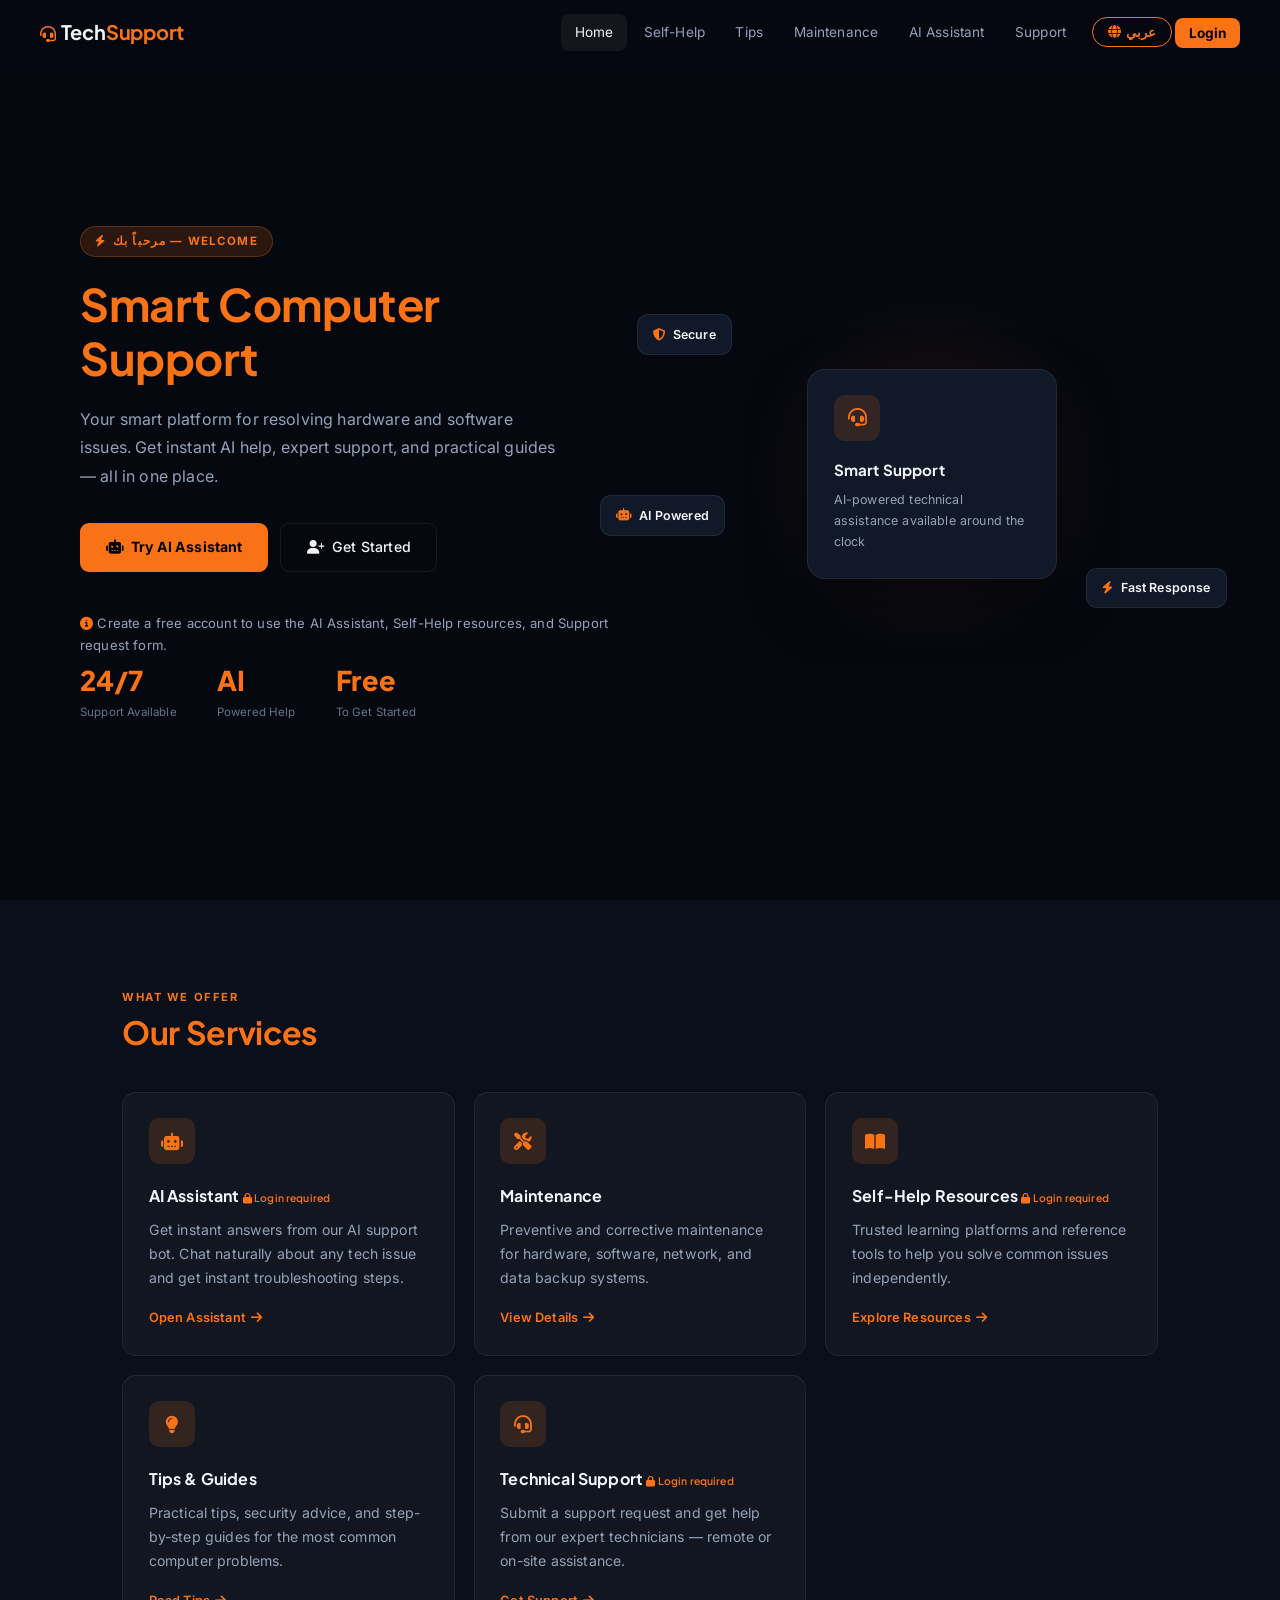
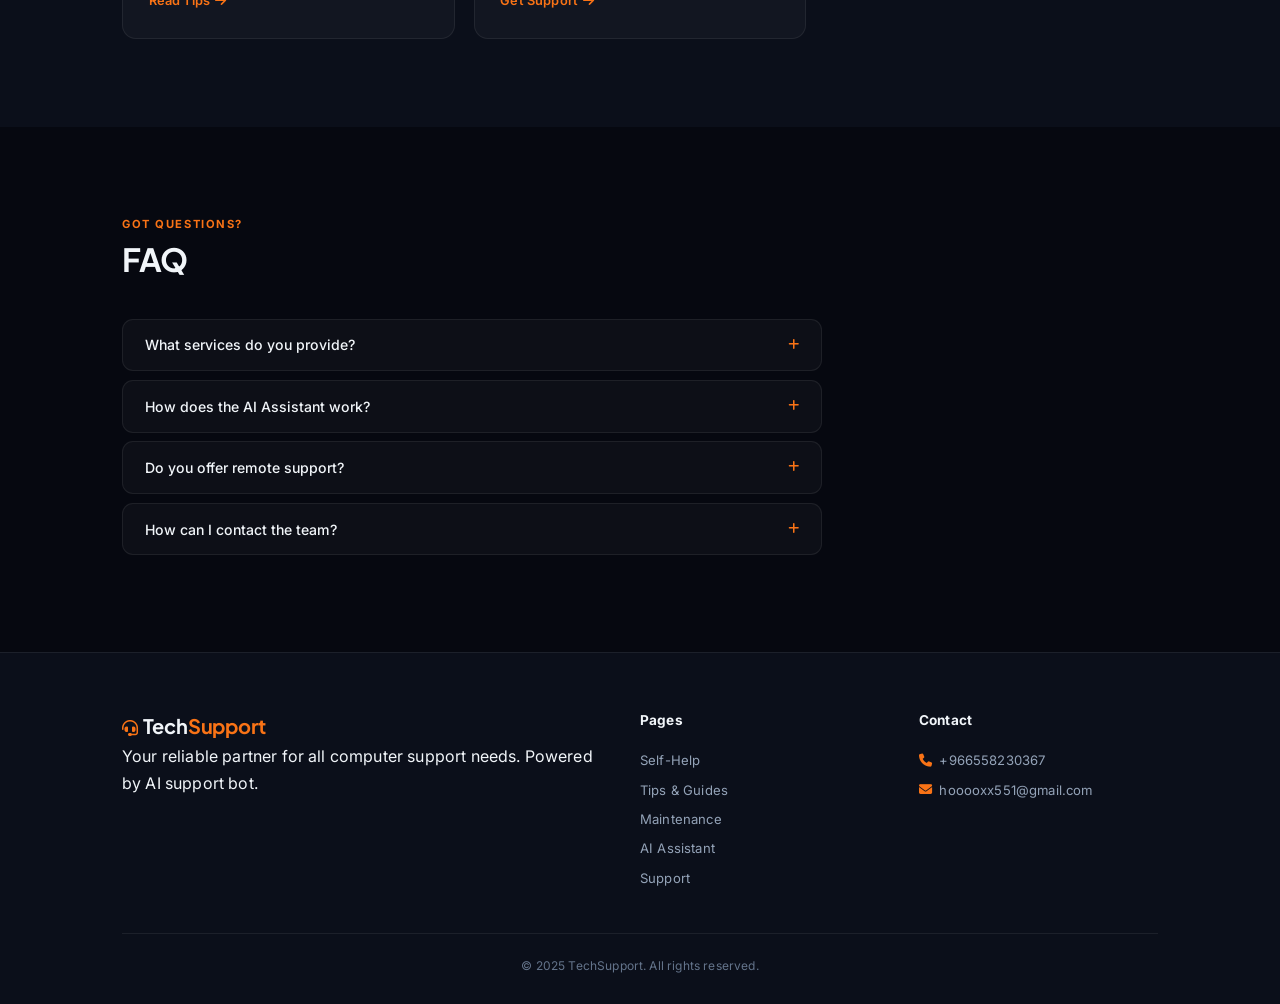
<file: index.html>
<!DOCTYPE html>
<html lang="en">
<head>
<meta charset="UTF-8"><meta name="viewport" content="width=device-width, initial-scale=1.0">
<title>TechSupport — Computer Support Services</title>
<link href="https://fonts.googleapis.com/css2?family=Plus+Jakarta+Sans:wght@400;500;600;700;800&family=Inter:wght@300;400;500&display=swap" rel="stylesheet">
<link rel="stylesheet" href="https://cdnjs.cloudflare.com/ajax/libs/font-awesome/6.4.0/css/all.min.css">
<link rel="stylesheet" href="style.css">
</head>
<body>
<nav class="navbar" id="navbar">
  <a href="index.html" class="logo"><i class="fa fa-headset" style="color:var(--orange);margin-right:.3rem;font-size:1rem"></i>Tech<span>Support</span></a>
  <div class="nav-links" id="navLinks">
    <a href="index.html" class="active"><span data-en="Home" data-ar="الرئيسية"></span></a>
    <a href="self.php"><span data-en="Self-Help" data-ar="المساعدة الذاتية"></span></a>
    <a href="tips.html"><span data-en="Tips" data-ar="نصائح"></span></a>
    <a href="maintenance.html"><span data-en="Maintenance" data-ar="الصيانة"></span></a>
    <a href="ai.php"><span data-en="AI Assistant" data-ar="المساعد الذكي"></span></a>
    <a href="Support.php"><span data-en="Support" data-ar="الدعم الفني"></span></a>
    <button id="langToggle" class="lang-btn"><i class="fa fa-globe"></i> عربي</button>
    <div id="navUser"></div>
  </div>
  <button class="hamburger" onclick="toggleNav()"><i class="fa fa-bars"></i></button>
</nav>

<section class="hero">
  <div class="hero-content">
    <p class="hero-tag"><i class="fa fa-bolt"></i> مرحباً بك — Welcome</p>
    <h1 class="hero-title"><span data-en="Smart Computer" data-ar="دعم كمبيوتر"></span><br><span><span data-en="Support" data-ar="ذكي"></span></span></h1>
    <p class="hero-desc" data-en="Your smart platform for resolving hardware and software issues. Get instant AI help, expert support, and practical guides — all in one place." data-ar="منصتك الذكية لحل مشاكل الهاردوير والسوفتوير. احصل على مساعدة ذكاء اصطناعي فورية، دعم فني متخصص، وأدلة عملية — كل هذا بمكان واحد."></p>
    <div class="hero-actions">
      <a href="ai.php" class="btn-primary"><i class="fa fa-robot"></i> <span data-en="Try AI Assistant" data-ar="جرّب المساعد الذكي"></span></a>
      <a href="signup.php" class="btn-ghost"><i class="fa fa-user-plus"></i> <span data-en="Get Started" data-ar="ابدأ الآن"></span></a>
    </div>
    <p style="margin-top:1rem;font-size:.82rem;color:var(--text2)">
      <i class="fa fa-circle-info" style="color:var(--orange)"></i>
      <span data-en="Create a free account to use the AI Assistant, Self-Help resources, and Support request form." data-ar="أنشئ حساب مجاني عشان تقدر تستخدم المساعد الذكي، مصادر المساعدة الذاتية، وفورم طلب الدعم الفني."></span>
    </p>
    <div class="hero-stats">
      <div><div class="stat-num">24/7</div><div class="stat-label" data-en="Support Available" data-ar="دعم متواصل"></div></div>
      <div><div class="stat-num">AI</div><div class="stat-label" data-en="Powered Help" data-ar="مدعوم بالذكاء الاصطناعي"></div></div>
      <div><div class="stat-num">Free</div><div class="stat-label" data-en="To Get Started" data-ar="للبدء مجانًا"></div></div>
    </div>
  </div>
  <div class="hero-visual">
    <div class="hero-glow"></div>
    <div class="hero-card-main">
      <div class="hc-icon"><i class="fa fa-headset"></i></div>
      <h4 data-en="Smart Support" data-ar="دعم ذكي"></h4>
      <p data-en="AI-powered technical assistance available around the clock" data-ar="مساعدة تقنية بالذكاء الاصطناعي متاحة على مدار الساعة"></p>
    </div>
    <div class="floating-badge fb1"><i class="fa fa-shield-halved"></i> <span data-en="Secure" data-ar="آمن"></span></div>
    <div class="floating-badge fb2"><i class="fa fa-bolt"></i> <span data-en="Fast Response" data-ar="استجابة سريعة"></span></div>
    <div class="floating-badge fb3"><i class="fa fa-robot"></i> <span data-en="AI Powered" data-ar="بالذكاء الاصطناعي"></span></div>
  </div>
</section>

<section class="bg2">
  <div class="container">
    <span class="section-label" data-en="What We Offer" data-ar="خدماتنا"></span>
    <h2 class="section-title"><span data-en="Our" data-ar="خدماتنا"></span> <span><span data-en="Services" data-ar="المقدمة"></span></span></h2>
    <div class="services-grid">
      <div class="service-card" onclick="location.href='ai.php'">
        <div class="sc-icon"><i class="fa fa-robot"></i></div>
        <h3><span data-en="AI Assistant" data-ar="المساعد الذكي"></span> <span style="font-size:.65rem;font-weight:600;color:var(--orange);vertical-align:middle"><i class="fa fa-lock"></i> <span data-en="Login required" data-ar="يتطلب تسجيل دخول"></span></span></h3>
        <p data-en="Get instant answers from our AI support bot. Chat naturally about any tech issue and get instant troubleshooting steps." data-ar="احصل على إجابات فورية من بوت الدعم الذكي. تحدث بشكل طبيعي عن أي مشكلة تقنية واحصل على خطوات حل فورية."></p>
        <span class="sc-link"><span data-en="Open Assistant" data-ar="افتح المساعد"></span> <i class="fa fa-arrow-right"></i></span>
      </div>
      <div class="service-card" onclick="location.href='maintenance.html'">
        <div class="sc-icon"><i class="fa fa-screwdriver-wrench"></i></div>
        <h3 data-en="Maintenance" data-ar="الصيانة"></h3>
        <p data-en="Preventive and corrective maintenance for hardware, software, network, and data backup systems." data-ar="صيانة وقائية وعلاجية للأجهزة والبرمجيات والشبكات وأنظمة النسخ الاحتياطي."></p>
        <span class="sc-link"><span data-en="View Details" data-ar="عرض التفاصيل"></span> <i class="fa fa-arrow-right"></i></span>
      </div>
      <div class="service-card" onclick="location.href='self.php'">
        <div class="sc-icon"><i class="fa fa-book-open"></i></div>
        <h3><span data-en="Self-Help Resources" data-ar="مصادر المساعدة الذاتية"></span> <span style="font-size:.65rem;font-weight:600;color:var(--orange);vertical-align:middle"><i class="fa fa-lock"></i> <span data-en="Login required" data-ar="يتطلب تسجيل دخول"></span></span></h3>
        <p data-en="Trusted learning platforms and reference tools to help you solve common issues independently." data-ar="منصات تعليمية وأدوات مرجعية موثوقة تساعدك تحل مشاكلك الشائعة بنفسك."></p>
        <span class="sc-link"><span data-en="Explore Resources" data-ar="استكشف المصادر"></span> <i class="fa fa-arrow-right"></i></span>
      </div>
      <div class="service-card" onclick="location.href='tips.html'">
        <div class="sc-icon"><i class="fa fa-lightbulb"></i></div>
        <h3 data-en="Tips &amp; Guides" data-ar="نصائح وأدلة"></h3>
        <p data-en="Practical tips, security advice, and step-by-step guides for the most common computer problems." data-ar="نصائح عملية، إرشادات أمان، وأدلة خطوة بخطوة لأكثر مشاكل الكمبيوتر شيوعًا."></p>
        <span class="sc-link"><span data-en="Read Tips" data-ar="اقرأ النصائح"></span> <i class="fa fa-arrow-right"></i></span>
      </div>
      <div class="service-card" onclick="location.href='Support.php'">
        <div class="sc-icon"><i class="fa fa-headset"></i></div>
        <h3><span data-en="Technical Support" data-ar="الدعم الفني"></span> <span style="font-size:.65rem;font-weight:600;color:var(--orange);vertical-align:middle"><i class="fa fa-lock"></i> <span data-en="Login required" data-ar="يتطلب تسجيل دخول"></span></span></h3>
        <p data-en="Submit a support request and get help from our expert technicians — remote or on-site assistance." data-ar="أرسل طلب دعم فني واحصل على مساعدة من فنيينا المتخصصين — عن بعد أو حضوريًا."></p>
        <span class="sc-link"><span data-en="Get Support" data-ar="احصل على الدعم"></span> <i class="fa fa-arrow-right"></i></span>
      </div>
    </div>
  </div>
</section>

<section>
  <div class="container">
    <span class="section-label" data-en="Got Questions?" data-ar="عندك أسئلة؟"></span>
    <h2 class="section-title" data-en="FAQ" data-ar="الأسئلة الشائعة"></h2>
    <div class="faq-wrap">
      <div class="faq-item">
        <button class="faq-q" onclick="toggleFaq(this)"><span data-en="What services do you provide?" data-ar="وش الخدمات اللي تقدمونها؟"></span> <i class="fa fa-plus"></i></button>
        <div class="faq-a"><ul><li data-en="Fix software and hardware issues" data-ar="إصلاح مشاكل البرامج والأجهزة"></li><li data-en="AI-powered instant troubleshooting" data-ar="حل فوري للمشاكل بالذكاء الاصطناعي"></li><li data-en="Device maintenance and optimization" data-ar="صيانة الأجهزة وتحسين الأداء"></li><li data-en="Network setup and configuration" data-ar="إعداد وتهيئة الشبكات"></li><li data-en="Data recovery assistance" data-ar="مساعدة باسترجاع البيانات"></li></ul></div>
      </div>
      <div class="faq-item">
        <button class="faq-q" onclick="toggleFaq(this)"><span data-en="How does the AI Assistant work?" data-ar="كيف يشتغل المساعد الذكي؟"></span> <i class="fa fa-plus"></i></button>
        <div class="faq-a"><p data-en="Our AI assistant is a smart support bot. Just describe your problem and it provides instant, accurate troubleshooting steps." data-ar="المساعد الذكي بوت دعم فني ذكي. بس اوصف مشكلتك وبيعطيك خطوات حل فورية ودقيقة."></p></div>
      </div>
      <div class="faq-item">
        <button class="faq-q" onclick="toggleFaq(this)"><span data-en="Do you offer remote support?" data-ar="هل تقدمون دعم عن بعد؟"></span> <i class="fa fa-plus"></i></button>
        <div class="faq-a"><p data-en="Yes! We provide remote support via secure tools — no physical visit needed. Submit a request and we'll connect with you online." data-ar="أكيد! نقدم دعم عن بعد بأدوات آمنة — بدون أي زيارة حضورية. أرسل طلبك وبنتواصل معك أونلاين."></p></div>
      </div>
      <div class="faq-item">
        <button class="faq-q" onclick="toggleFaq(this)"><span data-en="How can I contact the team?" data-ar="كيف أتواصل مع الفريق؟"></span> <i class="fa fa-plus"></i></button>
        <div class="faq-a"><p><span data-en="Via the Support page, email:" data-ar="عن طريق صفحة الدعم، أو إيميل:"></span> <strong>hooooxx551@gmail.com</strong>, <span data-en="or phone:" data-ar="أو هاتف:"></span> <strong>+966558230367</strong></p></div>
      </div>
    </div>
  </div>
</section>

<footer class="footer">
  <div class="container">
    <div class="footer-grid">
      <div>
        <a href="index.html" class="logo"><i class="fa fa-headset" style="color:var(--orange);margin-right:.3rem;font-size:1rem"></i>Tech<span>Support</span></a>
        <p data-en="Your reliable partner for all computer support needs. Powered by AI support bot." data-ar="شريكك الموثوق لكل احتياجات الدعم الفني لجهازك. مدعوم ببوت دعم ذكي."></p>
      </div>
      <div class="footer-col">
        <h4 data-en="Pages" data-ar="الصفحات"></h4>
        <a href="self.php"><span data-en="Self-Help" data-ar="المساعدة الذاتية"></span></a>
        <a href="tips.html"><span data-en="Tips &amp; Guides" data-ar="نصائح وأدلة"></span></a>
        <a href="maintenance.html"><span data-en="Maintenance" data-ar="الصيانة"></span></a>
        <a href="ai.php"><span data-en="AI Assistant" data-ar="المساعد الذكي"></span></a>
        <a href="Support.php"><span data-en="Support" data-ar="الدعم الفني"></span></a>
      </div>
      <div class="footer-col">
        <h4 data-en="Contact" data-ar="تواصل معنا"></h4>
        <p><i class="fa fa-phone"></i> +966558230367</p>
        <p><i class="fa fa-envelope"></i> hooooxx551@gmail.com</p>
      </div>
    </div>
    <div class="footer-bottom"><p data-en="© 2025 TechSupport. All rights reserved." data-ar="© 2025 TechSupport. جميع الحقوق محفوظة."></p></div>
  </div>
</footer>


<script>
window.addEventListener('scroll',()=>document.getElementById('navbar').classList.toggle('scrolled',window.scrollY>50));
function toggleNav(){document.getElementById('navLinks').classList.toggle('open')}
function toggleFaq(btn){const item=btn.parentElement;const isOpen=item.classList.contains('open');document.querySelectorAll('.faq-item').forEach(i=>i.classList.remove('open'));if(!isOpen)item.classList.add('open')}
</script>

<script>
const user=localStorage.getItem('ts_user');
const navUser=document.getElementById('navUser');
if(navUser){
  if(user){
    navUser.innerHTML=`<span style="color:var(--orange);font-size:.85rem;font-weight:600"><i class="fa fa-user"></i> ${user}</span> <a href="my-requests.php" style="color:var(--text2);font-size:.8rem;margin-left:.5rem">My Requests</a> <a href="logout.php" style="color:var(--text2);font-size:.8rem;margin-left:.5rem">Logout</a>`;
  }else{
    navUser.innerHTML='<a href="login.php" class="nav-btn">Login</a>';
  }
}
</script>

<script src="lang.js"></script>
</body>
</html>
</file>
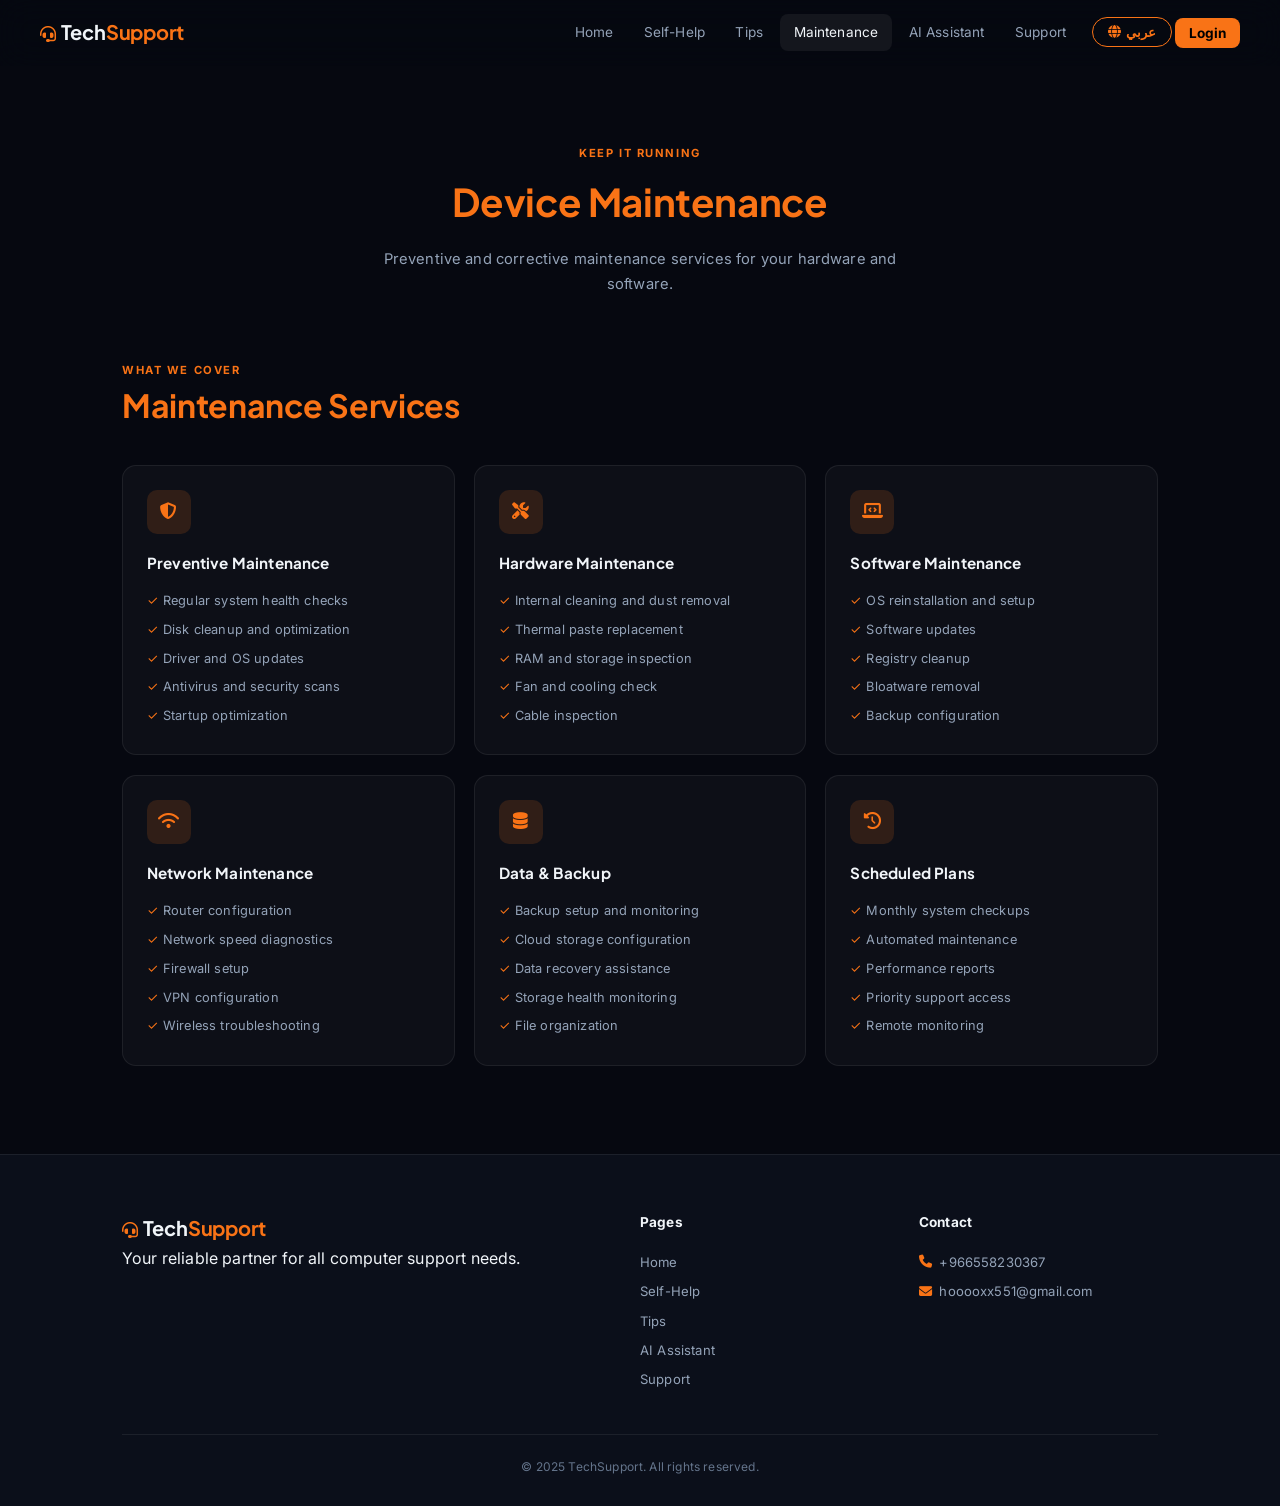
<file: maintenance.html>
<!DOCTYPE html>
<html lang="en">
<head>
<meta charset="UTF-8"><meta name="viewport" content="width=device-width, initial-scale=1.0">
<title>Maintenance — TechSupport</title>
<link href="https://fonts.googleapis.com/css2?family=Plus+Jakarta+Sans:wght@400;500;600;700;800&family=Inter:wght@300;400;500&display=swap" rel="stylesheet">
<link rel="stylesheet" href="https://cdnjs.cloudflare.com/ajax/libs/font-awesome/6.4.0/css/all.min.css">
<link rel="stylesheet" href="style.css">
</head>
<body>
<nav class="navbar" id="navbar">
  <a href="index.html" class="logo"><i class="fa fa-headset" style="color:var(--orange);margin-right:.3rem;font-size:1rem"></i>Tech<span>Support</span></a>
  <div class="nav-links" id="navLinks">
    <a href="index.html"><span data-en="Home" data-ar="الرئيسية"></span></a>
    <a href="self.php"><span data-en="Self-Help" data-ar="المساعدة الذاتية"></span></a>
    <a href="tips.html"><span data-en="Tips" data-ar="نصائح"></span></a>
    <a href="maintenance.html" class="active"><span data-en="Maintenance" data-ar="الصيانة"></span></a>
    <a href="ai.php"><span data-en="AI Assistant" data-ar="المساعد الذكي"></span></a>
    <a href="Support.php"><span data-en="Support" data-ar="الدعم الفني"></span></a>
    <button id="langToggle" class="lang-btn"><i class="fa fa-globe"></i> عربي</button>
    <div id="navUser"></div>
  </div>
  <button class="hamburger" onclick="toggleNav()"><i class="fa fa-bars"></i></button>
</nav>
<div class="sub-hero">
  <span class="section-label" data-en="Keep It Running" data-ar="حافظ عليه شغّال"></span>
  <h1><span data-en="Device" data-ar="صيانة"></span> <span><span data-en="Maintenance" data-ar="الجهاز"></span></span></h1>
  <p data-en="Preventive and corrective maintenance services for your hardware and software." data-ar="خدمات صيانة وقائية وعلاجية لأجهزتك وبرامجك."></p>
</div>
<section style="padding-top:1rem">
  <div class="container">
    <span class="section-label" data-en="What We Cover" data-ar="وش نغطّيه"></span>
    <h2 class="section-title"><span data-en="Maintenance" data-ar="خدمات"></span> <span><span data-en="Services" data-ar="الصيانة"></span></span></h2>
    <div class="maint-grid">
      <div class="maint-card"><div class="maint-icon"><i class="fa fa-shield-halved"></i></div><h3 data-en="Preventive Maintenance" data-ar="الصيانة الوقائية"></h3><ul><li data-en="Regular system health checks" data-ar="فحص دوري لصحة النظام"></li><li data-en="Disk cleanup and optimization" data-ar="تنظيف وتحسين القرص"></li><li data-en="Driver and OS updates" data-ar="تحديث التعريفات ونظام التشغيل"></li><li data-en="Antivirus and security scans" data-ar="فحص فيروسات وأمان"></li><li data-en="Startup optimization" data-ar="تحسين عملية الإقلاع"></li></ul></div>
      <div class="maint-card"><div class="maint-icon"><i class="fa fa-screwdriver-wrench"></i></div><h3 data-en="Hardware Maintenance" data-ar="صيانة الأجهزة"></h3><ul><li data-en="Internal cleaning and dust removal" data-ar="تنظيف داخلي وإزالة الغبار"></li><li data-en="Thermal paste replacement" data-ar="تغيير معجون الحرارة"></li><li data-en="RAM and storage inspection" data-ar="فحص الرام والتخزين"></li><li data-en="Fan and cooling check" data-ar="فحص المراوح والتبريد"></li><li data-en="Cable inspection" data-ar="فحص الكوابل"></li></ul></div>
      <div class="maint-card"><div class="maint-icon"><i class="fa fa-laptop-code"></i></div><h3 data-en="Software Maintenance" data-ar="صيانة البرمجيات"></h3><ul><li data-en="OS reinstallation and setup" data-ar="إعادة تثبيت نظام التشغيل"></li><li data-en="Software updates" data-ar="تحديث البرامج"></li><li data-en="Registry cleanup" data-ar="تنظيف الريجستري"></li><li data-en="Bloatware removal" data-ar="إزالة البرامج الزائدة"></li><li data-en="Backup configuration" data-ar="إعداد النسخ الاحتياطي"></li></ul></div>
      <div class="maint-card"><div class="maint-icon"><i class="fa fa-wifi"></i></div><h3 data-en="Network Maintenance" data-ar="صيانة الشبكات"></h3><ul><li data-en="Router configuration" data-ar="إعداد الراوتر"></li><li data-en="Network speed diagnostics" data-ar="تشخيص سرعة الشبكة"></li><li data-en="Firewall setup" data-ar="إعداد الجدار الناري"></li><li data-en="VPN configuration" data-ar="إعداد VPN"></li><li data-en="Wireless troubleshooting" data-ar="حل مشاكل الواي فاي"></li></ul></div>
      <div class="maint-card"><div class="maint-icon"><i class="fa fa-database"></i></div><h3 data-en="Data & Backup" data-ar="البيانات والنسخ الاحتياطي"></h3><ul><li data-en="Backup setup and monitoring" data-ar="إعداد ومراقبة النسخ الاحتياطي"></li><li data-en="Cloud storage configuration" data-ar="إعداد التخزين السحابي"></li><li data-en="Data recovery assistance" data-ar="مساعدة باسترجاع البيانات"></li><li data-en="Storage health monitoring" data-ar="مراقبة صحة التخزين"></li><li data-en="File organization" data-ar="تنظيم الملفات"></li></ul></div>
      <div class="maint-card"><div class="maint-icon"><i class="fa fa-clock-rotate-left"></i></div><h3 data-en="Scheduled Plans" data-ar="خطط دورية"></h3><ul><li data-en="Monthly system checkups" data-ar="فحص شهري للنظام"></li><li data-en="Automated maintenance" data-ar="صيانة تلقائية"></li><li data-en="Performance reports" data-ar="تقارير الأداء"></li><li data-en="Priority support access" data-ar="أولوية بالدعم الفني"></li><li data-en="Remote monitoring" data-ar="مراقبة عن بعد"></li></ul></div>
    </div>
  </div>
</section>
<footer class="footer">
  <div class="container">
    <div class="footer-grid">
      <div><a href="index.html" class="logo"><i class="fa fa-headset" style="color:var(--orange);margin-right:.3rem;font-size:1rem"></i>Tech<span>Support</span></a><p data-en="Your reliable partner for all computer support needs." data-ar="شريكك الموثوق لكل احتياجات الدعم الفني."></p></div>
      <div class="footer-col"><h4 data-en="Pages" data-ar="الصفحات"></h4><a href="index.html"><span data-en="Home" data-ar="الرئيسية"></span></a><a href="self.php"><span data-en="Self-Help" data-ar="المساعدة الذاتية"></span></a><a href="tips.html"><span data-en="Tips" data-ar="نصائح"></span></a><a href="ai.php"><span data-en="AI Assistant" data-ar="المساعد الذكي"></span></a><a href="Support.php"><span data-en="Support" data-ar="الدعم الفني"></span></a></div>
      <div class="footer-col"><h4 data-en="Contact" data-ar="تواصل معنا"></h4><p><i class="fa fa-phone"></i> +966558230367</p><p><i class="fa fa-envelope"></i> hooooxx551@gmail.com</p></div>
    </div>
    <div class="footer-bottom"><p data-en="© 2025 TechSupport. All rights reserved." data-ar="© 2025 TechSupport. جميع الحقوق محفوظة."></p></div>
  </div>
</footer>
<script>
window.addEventListener('scroll',()=>document.getElementById('navbar').classList.toggle('scrolled',window.scrollY>50));
function toggleNav(){document.getElementById('navLinks').classList.toggle('open')}
</script>

<script>
const user=localStorage.getItem('ts_user');
const navUser=document.getElementById('navUser');
if(navUser){
  if(user){
    navUser.innerHTML=`<span style="color:var(--orange);font-size:.85rem;font-weight:600"><i class="fa fa-user"></i> ${user}</span> <a href="my-requests.php" style="color:var(--text2);font-size:.8rem;margin-left:.5rem">My Requests</a> <a href="logout.php" style="color:var(--text2);font-size:.8rem;margin-left:.5rem">Logout</a>`;
  }else{
    navUser.innerHTML='<a href="login.php" class="nav-btn">Login</a>';
  }
}
</script>

<script src="lang.js"></script>
</body>
</html>
</file>
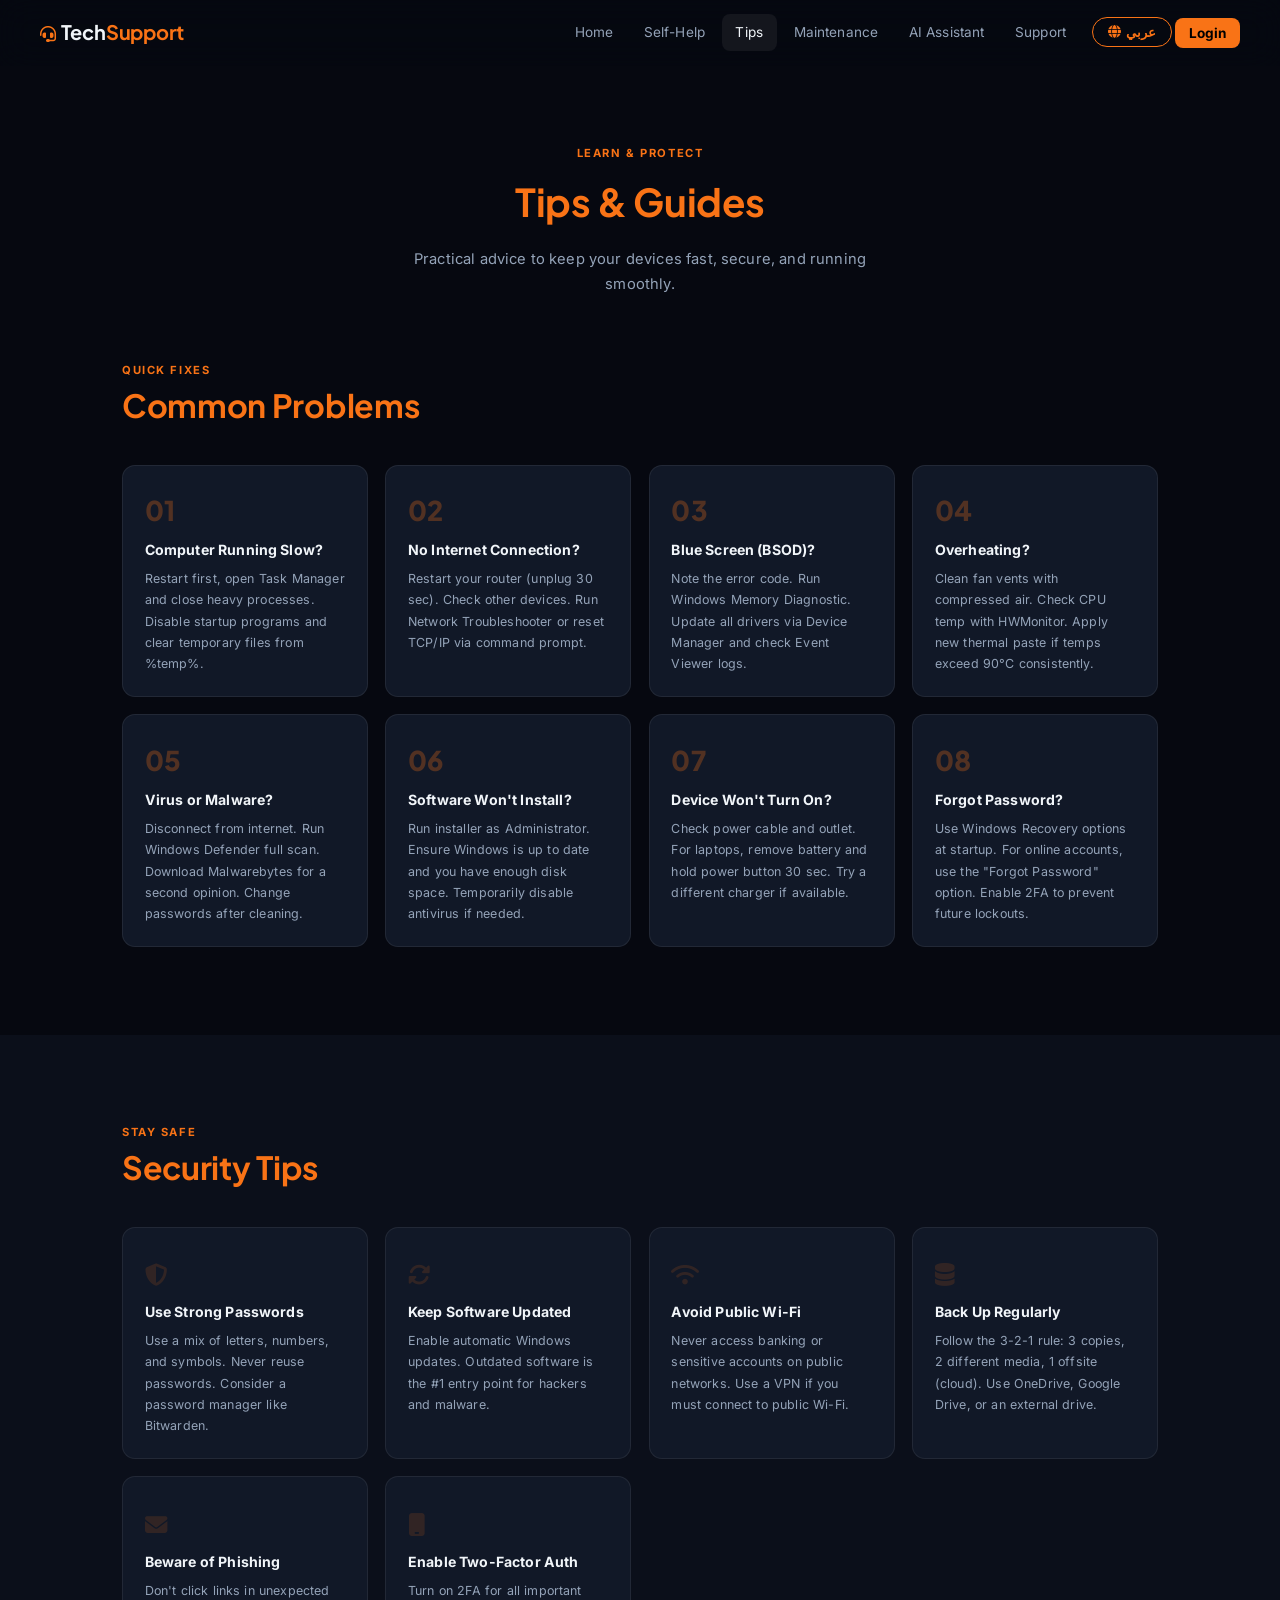
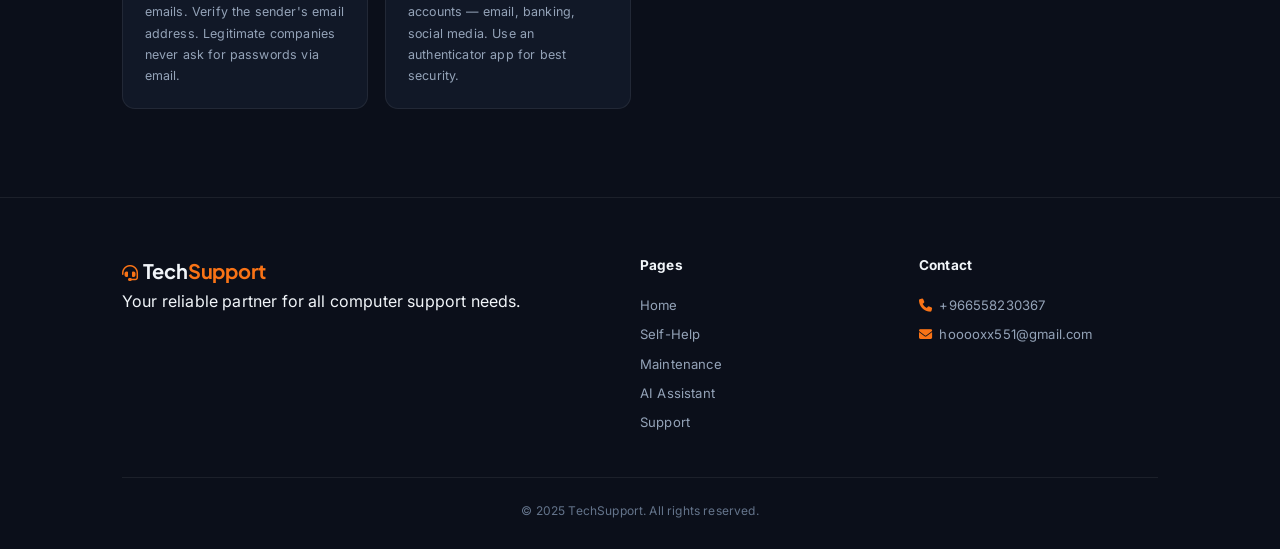
<file: tips.html>
<!DOCTYPE html>
<html lang="en">
<head>
<meta charset="UTF-8"><meta name="viewport" content="width=device-width, initial-scale=1.0">
<title>Tips & Guides — TechSupport</title>
<link href="https://fonts.googleapis.com/css2?family=Plus+Jakarta+Sans:wght@400;500;600;700;800&family=Inter:wght@300;400;500&display=swap" rel="stylesheet">
<link rel="stylesheet" href="https://cdnjs.cloudflare.com/ajax/libs/font-awesome/6.4.0/css/all.min.css">
<link rel="stylesheet" href="style.css">
</head>
<body>
<nav class="navbar" id="navbar">
  <a href="index.html" class="logo"><i class="fa fa-headset" style="color:var(--orange);margin-right:.3rem;font-size:1rem"></i>Tech<span>Support</span></a>
  <div class="nav-links" id="navLinks">
    <a href="index.html"><span data-en="Home" data-ar="الرئيسية"></span></a>
    <a href="self.php"><span data-en="Self-Help" data-ar="المساعدة الذاتية"></span></a>
    <a href="tips.html" class="active"><span data-en="Tips" data-ar="نصائح"></span></a>
    <a href="maintenance.html"><span data-en="Maintenance" data-ar="الصيانة"></span></a>
    <a href="ai.php"><span data-en="AI Assistant" data-ar="المساعد الذكي"></span></a>
    <a href="Support.php"><span data-en="Support" data-ar="الدعم الفني"></span></a>
    <button id="langToggle" class="lang-btn"><i class="fa fa-globe"></i> عربي</button>
    <div id="navUser"></div>
  </div>
  <button class="hamburger" onclick="toggleNav()"><i class="fa fa-bars"></i></button>
</nav>

<div class="sub-hero">
  <span class="section-label" data-en="Learn &amp; Protect" data-ar="تعلّم واحمِ نفسك"></span>
  <h1><span data-en="Tips &amp;" data-ar="نصائح"></span> <span><span data-en="Guides" data-ar="وأدلة"></span></span></h1>
  <p data-en="Practical advice to keep your devices fast, secure, and running smoothly." data-ar="نصائح عملية تخلي جهازك سريع، آمن، وشغّال بسلاسة."></p>
</div>

<section style="padding-top:1rem">
  <div class="container">
    <span class="section-label" data-en="Quick Fixes" data-ar="حلول سريعة"></span>
    <h2 class="section-title"><span data-en="Common" data-ar="المشاكل"></span> <span><span data-en="Problems" data-ar="الشائعة"></span></span></h2>
    <div class="tips-grid">
      <div class="tip-card"><div class="tip-num">01</div><h4 data-en="Computer Running Slow?" data-ar="الكمبيوتر بطيء؟"></h4><p>Restart first, open Task Manager and close heavy processes. Disable startup programs and clear temporary files from %temp%.</p></div>
      <div class="tip-card"><div class="tip-num">02</div><h4 data-en="No Internet Connection?" data-ar="لا يوجد اتصال إنترنت؟"></h4><p>Restart your router (unplug 30 sec). Check other devices. Run Network Troubleshooter or reset TCP/IP via command prompt.</p></div>
      <div class="tip-card"><div class="tip-num">03</div><h4 data-en="Blue Screen (BSOD)?" data-ar="شاشة زرقاء (BSOD)؟"></h4><p>Note the error code. Run Windows Memory Diagnostic. Update all drivers via Device Manager and check Event Viewer logs.</p></div>
      <div class="tip-card"><div class="tip-num">04</div><h4 data-en="Overheating?" data-ar="الجهاز يسخن؟"></h4><p>Clean fan vents with compressed air. Check CPU temp with HWMonitor. Apply new thermal paste if temps exceed 90°C consistently.</p></div>
      <div class="tip-card"><div class="tip-num">05</div><h4 data-en="Virus or Malware?" data-ar="فيروس أو برنامج ضار؟"></h4><p>Disconnect from internet. Run Windows Defender full scan. Download Malwarebytes for a second opinion. Change passwords after cleaning.</p></div>
      <div class="tip-card"><div class="tip-num">06</div><h4 data-en="Software Won't Install?" data-ar="البرنامج ما يتثبت؟"></h4><p>Run installer as Administrator. Ensure Windows is up to date and you have enough disk space. Temporarily disable antivirus if needed.</p></div>
      <div class="tip-card"><div class="tip-num">07</div><h4 data-en="Device Won't Turn On?" data-ar="الجهاز لا يشتغل؟"></h4><p>Check power cable and outlet. For laptops, remove battery and hold power button 30 sec. Try a different charger if available.</p></div>
      <div class="tip-card"><div class="tip-num">08</div><h4 data-en="Forgot Password?" data-ar="نسيت كلمة المرور؟"></h4><p>Use Windows Recovery options at startup. For online accounts, use the "Forgot Password" option. Enable 2FA to prevent future lockouts.</p></div>
    </div>
  </div>
</section>

<section class="bg2">
  <div class="container">
    <span class="section-label" data-en="Stay Safe" data-ar="ابقَ آمنًا"></span>
    <h2 class="section-title"><span data-en="Security" data-ar="نصائح"></span> <span><span data-en="Tips" data-ar="أمان"></span></span></h2>
    <div class="tips-grid">
      <div class="tip-card"><div class="tip-num"><i class="fa fa-shield-halved" style="font-size:1.4rem;opacity:.5"></i></div><h4 data-en="Use Strong Passwords" data-ar="استخدم كلمات مرور قوية"></h4><p>Use a mix of letters, numbers, and symbols. Never reuse passwords. Consider a password manager like Bitwarden.</p></div>
      <div class="tip-card"><div class="tip-num"><i class="fa fa-rotate" style="font-size:1.4rem;opacity:.5"></i></div><h4 data-en="Keep Software Updated" data-ar="حدّث برامجك باستمرار"></h4><p>Enable automatic Windows updates. Outdated software is the #1 entry point for hackers and malware.</p></div>
      <div class="tip-card"><div class="tip-num"><i class="fa fa-wifi" style="font-size:1.4rem;opacity:.5"></i></div><h4 data-en="Avoid Public Wi-Fi" data-ar="تجنّب الواي فاي العام"></h4><p>Never access banking or sensitive accounts on public networks. Use a VPN if you must connect to public Wi-Fi.</p></div>
      <div class="tip-card"><div class="tip-num"><i class="fa fa-database" style="font-size:1.4rem;opacity:.5"></i></div><h4 data-en="Back Up Regularly" data-ar="اعمل نسخ احتياطية دوريًا"></h4><p>Follow the 3-2-1 rule: 3 copies, 2 different media, 1 offsite (cloud). Use OneDrive, Google Drive, or an external drive.</p></div>
      <div class="tip-card"><div class="tip-num"><i class="fa fa-envelope" style="font-size:1.4rem;opacity:.5"></i></div><h4 data-en="Beware of Phishing" data-ar="احذر التصيّد الإلكتروني"></h4><p>Don't click links in unexpected emails. Verify the sender's email address. Legitimate companies never ask for passwords via email.</p></div>
      <div class="tip-card"><div class="tip-num"><i class="fa fa-mobile" style="font-size:1.4rem;opacity:.5"></i></div><h4 data-en="Enable Two-Factor Auth" data-ar="فعّل التحقق بخطوتين"></h4><p>Turn on 2FA for all important accounts — email, banking, social media. Use an authenticator app for best security.</p></div>
    </div>
  </div>
</section>

<footer class="footer">
  <div class="container">
    <div class="footer-grid">
      <div><a href="index.html" class="logo"><i class="fa fa-headset" style="color:var(--orange);margin-right:.3rem;font-size:1rem"></i>Tech<span>Support</span></a><p data-en="Your reliable partner for all computer support needs." data-ar="شريكك الموثوق لكل احتياجات الدعم الفني."></p></div>
      <div class="footer-col"><h4 data-en="Pages" data-ar="الصفحات"></h4><a href="index.html"><span data-en="Home" data-ar="الرئيسية"></span></a><a href="self.php"><span data-en="Self-Help" data-ar="المساعدة الذاتية"></span></a><a href="maintenance.html"><span data-en="Maintenance" data-ar="الصيانة"></span></a><a href="ai.php"><span data-en="AI Assistant" data-ar="المساعد الذكي"></span></a><a href="Support.php"><span data-en="Support" data-ar="الدعم الفني"></span></a></div>
      <div class="footer-col"><h4 data-en="Contact" data-ar="تواصل معنا"></h4><p><i class="fa fa-phone"></i> +966558230367</p><p><i class="fa fa-envelope"></i> hooooxx551@gmail.com</p></div>
    </div>
    <div class="footer-bottom"><p data-en="© 2025 TechSupport. All rights reserved." data-ar="© 2025 TechSupport. جميع الحقوق محفوظة."></p></div>
  </div>
</footer>
<script>
window.addEventListener('scroll',()=>document.getElementById('navbar').classList.toggle('scrolled',window.scrollY>50));
function toggleNav(){document.getElementById('navLinks').classList.toggle('open')}
</script>

<script>
const user=localStorage.getItem('ts_user');
const navUser=document.getElementById('navUser');
if(navUser){
  if(user){
    navUser.innerHTML=`<span style="color:var(--orange);font-size:.85rem;font-weight:600"><i class="fa fa-user"></i> ${user}</span> <a href="my-requests.php" style="color:var(--text2);font-size:.8rem;margin-left:.5rem">My Requests</a> <a href="logout.php" style="color:var(--text2);font-size:.8rem;margin-left:.5rem">Logout</a>`;
  }else{
    navUser.innerHTML='<a href="login.php" class="nav-btn">Login</a>';
  }
}
</script>

<script src="lang.js"></script>
</body>
</html>
</file>
<file: style.css>
:root {
  --bg: #060810;
  --bg2: #0b0f1a;
  --bg3: #111827;
  --card: rgba(255,255,255,0.03);
  --border: rgba(255,255,255,0.07);
  --orange: #f97316;
  --orange2: #fb923c;
  --orange-glow: rgba(249,115,22,0.15);
  --text: #f1f5f9;
  --text2: #94a3b8;
  --text3: #64748b;
  --font-head: 'Plus Jakarta Sans', sans-serif;
  --font-body: 'Inter', sans-serif;
}
*,*::before,*::after{margin:0;padding:0;box-sizing:border-box}
html{scroll-behavior:smooth}
body{background:var(--bg);color:var(--text);font-family:var(--font-body);line-height:1.7;overflow-x:hidden;letter-spacing:.01em;-webkit-font-smoothing:antialiased}
a{text-decoration:none;color:inherit}
ul{list-style:none}
::-webkit-scrollbar{width:4px}
::-webkit-scrollbar-thumb{background:var(--border);border-radius:10px}

/* NAVBAR */
.navbar{position:fixed;top:0;left:0;right:0;z-index:200;display:flex;align-items:center;justify-content:space-between;padding:.85rem 2.5rem;background:rgba(6,8,16,0.88);backdrop-filter:blur(16px);border-bottom:1px solid transparent;transition:border-color .3s}
.navbar.scrolled{border-color:var(--border)}
.logo{font-family:var(--font-head);font-size:1.25rem;font-weight:700;font-style:normal;letter-spacing:-.01em}
.logo span{color:var(--orange)}
.nav-links{display:flex;align-items:center;gap:.2rem;flex-wrap:wrap;row-gap:.4rem;justify-content:flex-end}
.nav-links a{padding:.45rem .85rem;border-radius:8px;font-size:.85rem;color:var(--text2);transition:color .2s,background .2s}
.nav-links a:hover,.nav-links a.active{color:var(--text);background:rgba(255,255,255,0.06)}
.nav-btn{background:var(--orange)!important;color:#000!important;font-weight:700!important}
.nav-btn:hover{background:var(--orange2)!important}
.hamburger{display:none;background:none;border:none;color:var(--text);font-size:1.2rem;cursor:pointer}

/* HERO */
.hero{min-height:100vh;display:grid;grid-template-columns:1fr 1fr;align-items:center;gap:3rem;padding:7rem 2.5rem 4rem;max-width:1200px;margin:0 auto}
.hero-tag{display:inline-flex;align-items:center;gap:.4rem;background:var(--orange-glow);border:1px solid rgba(249,115,22,.25);border-radius:20px;padding:.3rem .9rem;font-size:.72rem;color:var(--orange);font-weight:700;letter-spacing:.1em;text-transform:uppercase;margin-bottom:1.25rem}
.hero-title{font-family:var(--font-head);font-size:clamp(2rem,3.5vw,3.2rem);font-weight:700;line-height:1.2;letter-spacing:-.01em;margin-bottom:1.25rem}
.hero-title span{color:var(--orange)}
.hero-desc{color:var(--text2);font-size:1rem;max-width:480px;margin-bottom:2rem;line-height:1.8;letter-spacing:.01em}
.hero-actions{display:flex;gap:.75rem;flex-wrap:wrap;margin-bottom:2.5rem}
.btn-primary{background:var(--orange);color:#000;padding:.72rem 1.6rem;border-radius:9px;font-weight:700;font-size:.88rem;display:inline-flex;align-items:center;gap:.45rem;transition:background .2s,transform .2s,box-shadow .2s}
.btn-primary:hover{background:var(--orange2);transform:translateY(-2px);box-shadow:0 8px 25px rgba(249,115,22,.28)}
.btn-ghost{border:1px solid var(--border);color:var(--text);padding:.72rem 1.6rem;border-radius:9px;font-weight:500;font-size:.88rem;display:inline-flex;align-items:center;gap:.45rem;transition:border-color .2s,background .2s}
.btn-ghost:hover{border-color:var(--orange);background:var(--orange-glow)}
.hero-stats{display:flex;gap:2.5rem}
.stat-num{font-family:var(--font-head);font-size:1.7rem;font-weight:800;color:var(--orange)}
.stat-label{font-size:.72rem;color:var(--text3)}

/* Hero Visual */
.hero-visual{position:relative;height:420px;display:flex;align-items:center;justify-content:center}
.hero-glow{position:absolute;width:360px;height:360px;background:radial-gradient(circle,rgba(249,115,22,.1),transparent 70%);border-radius:50%}
.hero-card-main{position:relative;z-index:2;background:var(--bg3);border:1px solid var(--border);border-radius:18px;padding:1.6rem;width:250px;box-shadow:0 25px 60px rgba(0,0,0,.4)}
.hc-icon{width:46px;height:46px;background:var(--orange-glow);border-radius:11px;display:flex;align-items:center;justify-content:center;margin-bottom:1rem}
.hc-icon i{color:var(--orange);font-size:1.15rem}
.hero-card-main h4{font-family:var(--font-head);font-size:.95rem;font-weight:700;margin-bottom:.35rem}
.hero-card-main p{font-size:.78rem;color:var(--text2)}
.floating-badge{position:absolute;background:var(--bg3);border:1px solid var(--border);border-radius:11px;padding:.55rem .95rem;display:flex;align-items:center;gap:.45rem;font-size:.78rem;font-weight:600;z-index:3}
.floating-badge i{color:var(--orange)}
.fb1{top:12%;left:-5%;animation:float 3s ease-in-out infinite}
.fb2{bottom:18%;right:-5%;animation:float 3s ease-in-out infinite 1.5s}
.fb3{top:55%;left:-12%;animation:float 4s ease-in-out infinite .8s}
@keyframes float{0%,100%{transform:translateY(0)}50%{transform:translateY(-10px)}}
@keyframes pulse{0%,100%{opacity:.5;transform:scale(1)}50%{opacity:1;transform:scale(1.08)}}

/* SECTIONS */
.container{max-width:1100px;margin:0 auto;padding:0 2rem}
.section-label{font-size:.7rem;color:var(--orange);font-weight:700;letter-spacing:.14em;text-transform:uppercase;margin-bottom:.4rem;display:block}
.section-title{font-family:var(--font-head);font-size:clamp(1.5rem,2.5vw,2rem);font-weight:700;margin-bottom:2.5rem;letter-spacing:-.01em;line-height:1.2}
.section-title span{color:var(--orange)}
section{padding:5.5rem 0}
.bg2{background:var(--bg2)}

/* SERVICES */
.services-grid{display:grid;grid-template-columns:repeat(auto-fit,minmax(250px,1fr));gap:1.2rem}
.service-card{background:var(--card);border:1px solid var(--border);border-radius:14px;padding:1.6rem;cursor:pointer;transition:border-color .3s,transform .3s,box-shadow .3s;display:flex;flex-direction:column}
.service-card:hover{border-color:var(--orange);transform:translateY(-5px);box-shadow:0 16px 40px rgba(249,115,22,.07)}
.sc-icon{width:46px;height:46px;background:var(--orange-glow);border-radius:10px;display:flex;align-items:center;justify-content:center;margin-bottom:1.1rem}
.sc-icon i{color:var(--orange);font-size:1.1rem}
.service-card h3{font-family:var(--font-head);font-size:1rem;font-weight:700;margin-bottom:.55rem}
.service-card p{color:var(--text2);font-size:.88rem;flex:1;margin-bottom:1.1rem;line-height:1.7}
.sc-link{color:var(--orange);font-size:.8rem;font-weight:600;display:flex;align-items:center;gap:.3rem}

/* FAQ */
.faq-wrap{max-width:700px}
.faq-item{background:var(--card);border:1px solid var(--border);border-radius:11px;overflow:hidden;margin-bottom:.55rem;transition:border-color .3s}
.faq-item.open{border-color:rgba(249,115,22,.3)}
.faq-q{width:100%;background:none;border:none;color:var(--text);padding:1.05rem 1.35rem;display:flex;justify-content:space-between;align-items:center;cursor:pointer;font-size:.88rem;font-weight:500;gap:1rem;text-align:left;font-family:var(--font-body)}
.faq-q i{color:var(--orange);font-size:.78rem;transition:transform .3s;flex-shrink:0}
.faq-item.open .faq-q i{transform:rotate(45deg)}
.faq-a{max-height:0;overflow:hidden;transition:max-height .4s ease,padding .3s;padding:0 1.35rem}
.faq-item.open .faq-a{max-height:250px;padding:0 1.35rem 1.05rem}
.faq-a p,.faq-a li{color:var(--text2);font-size:.83rem}
.faq-a ul{padding-left:.9rem;margin-top:.35rem}
.faq-a li{margin-bottom:.22rem}

/* SUBPAGE */
.sub-hero{padding:9rem 2rem 3rem;text-align:center}
.sub-hero h1{font-family:var(--font-head);font-size:clamp(1.8rem,3vw,2.5rem);font-weight:700;margin-bottom:.75rem;letter-spacing:-.01em}
.sub-hero h1 span{color:var(--orange)}
.sub-hero p{color:var(--text2);font-size:.92rem;max-width:520px;margin:0 auto}

/* RESOURCES */
.resources-grid{display:grid;grid-template-columns:repeat(auto-fit,minmax(280px,1fr));gap:1.2rem}
.res-card{background:var(--card);border:1px solid var(--border);border-radius:14px;padding:1.5rem;transition:border-color .3s,transform .3s}
.res-card:hover{border-color:var(--orange);transform:translateY(-4px)}
.res-head{display:flex;align-items:center;gap:.8rem;margin-bottom:.8rem}
.res-icon{width:40px;height:40px;background:var(--orange-glow);border-radius:9px;display:flex;align-items:center;justify-content:center;flex-shrink:0}
.res-icon i{color:var(--orange);font-size:.95rem}
.res-card h3{font-family:var(--font-head);font-size:.95rem;font-weight:700}
.badge{font-size:.62rem;padding:.13rem .42rem;border-radius:20px;font-weight:700;margin-left:.35rem}
.badge-free{background:rgba(34,197,94,.12);color:#4ade80}
.badge-tool{background:rgba(59,130,246,.12);color:#60a5fa}
.res-card p{color:var(--text2);font-size:.8rem;margin-bottom:.8rem}
.res-points li{font-size:.78rem;color:var(--text2);padding:.18rem 0;display:flex;gap:.3rem}
.res-points li::before{content:"→";color:var(--orange);flex-shrink:0}
.res-points{margin-bottom:1rem}
.res-btn{display:inline-flex;align-items:center;gap:.35rem;background:var(--orange);color:#000;padding:.48rem .95rem;border-radius:7px;font-size:.78rem;font-weight:700;transition:background .2s}
.res-btn:hover{background:var(--orange2)}

/* TIPS */
.tips-grid{display:grid;grid-template-columns:repeat(auto-fit,minmax(240px,1fr));gap:1.1rem}
.tip-card{background:var(--bg3);border:1px solid var(--border);border-radius:13px;padding:1.35rem}
.tip-num{font-family:var(--font-head);font-size:1.7rem;font-weight:800;color:var(--orange);opacity:.28;margin-bottom:.3rem}
.tip-card h4{font-weight:700;margin-bottom:.38rem;font-size:.88rem}
.tip-card p{color:var(--text2);font-size:.78rem}

/* MAINTENANCE */
.maint-grid{display:grid;grid-template-columns:repeat(auto-fit,minmax(280px,1fr));gap:1.2rem}
.maint-card{background:var(--card);border:1px solid var(--border);border-radius:14px;padding:1.5rem}
.maint-icon{width:44px;height:44px;background:var(--orange-glow);border-radius:10px;display:flex;align-items:center;justify-content:center;margin-bottom:1rem}
.maint-icon i{color:var(--orange);font-size:1.05rem}
.maint-card h3{font-family:var(--font-head);font-size:.95rem;font-weight:700;margin-bottom:.7rem}
.maint-card li{font-size:.8rem;color:var(--text2);padding:.22rem 0;display:flex;gap:.3rem}
.maint-card li::before{content:"✓";color:var(--orange);flex-shrink:0}

/* SUPPORT FORM */
.support-wrap{max-width:600px;margin:0 auto;background:var(--card);border:1px solid var(--border);border-radius:18px;padding:2.1rem}
.form-group{margin-bottom:1rem}
.form-group label{display:block;font-size:.78rem;font-weight:600;color:var(--text2);margin-bottom:.32rem}
.form-group input,.form-group textarea{width:100%;background:var(--bg3);border:1px solid var(--border);border-radius:8px;padding:.68rem .95rem;color:var(--text);font-size:.87rem;font-family:var(--font-body);transition:border-color .2s}
.form-group input:focus,.form-group textarea:focus{outline:none;border-color:var(--orange)}
.form-group textarea{height:120px;resize:none}
.submit-btn{width:100%;background:var(--orange);color:#000;padding:.8rem;border:none;border-radius:9px;font-size:.95rem;font-weight:700;cursor:pointer;transition:background .2s,transform .2s;margin-top:.4rem;font-family:var(--font-body)}
.submit-btn:hover{background:var(--orange2);transform:translateY(-2px)}
.success-msg{max-width:600px;margin:0 auto 2rem;background:rgba(34,197,94,.08);border:1px solid rgba(34,197,94,.2);border-radius:16px;padding:2rem;text-align:center;display:none}
.success-msg i{color:#4ade80;font-size:2.2rem;margin-bottom:.85rem;display:block}
.success-msg h3{font-family:var(--font-head);margin-bottom:.4rem}
.success-msg p{color:var(--text2);font-size:.85rem}

/* AI PAGE */
.ai-welcome{text-align:center;padding:1rem 0 3rem}
.ai-welcome h2{font-family:var(--font-head);font-size:1.5rem;font-weight:800;margin-bottom:.5rem}
.ai-welcome p{color:var(--text2);font-size:.88rem}
.ai-choices{display:grid;grid-template-columns:1fr 1fr;gap:1.5rem;max-width:700px;margin:2rem auto 0}
.ai-choice{background:var(--card);border:1px solid var(--border);border-radius:18px;padding:2.25rem;text-align:center;cursor:pointer;transition:border-color .3s,transform .3s,box-shadow .3s}
.ai-choice:hover{border-color:var(--orange);transform:translateY(-5px);box-shadow:0 16px 40px rgba(249,115,22,.1)}
.ai-choice .ch-icon{width:60px;height:60px;background:var(--orange-glow);border-radius:16px;display:flex;align-items:center;justify-content:center;margin:0 auto 1.1rem}
.ai-choice .ch-icon i{color:var(--orange);font-size:1.5rem}
.ai-choice h3{font-family:var(--font-head);font-size:1.05rem;font-weight:700;margin-bottom:.4rem}
.ai-choice p{color:var(--text2);font-size:.8rem}
.ai-panel{display:none;margin-top:2rem}
.ai-panel.show{display:block}
.ai-grid{display:grid;grid-template-columns:1fr 1fr;gap:1.5rem}
.ai-chat-wrap{background:var(--card);border:1px solid var(--border);border-radius:18px;overflow:hidden}
.ai-chat-header{padding:.9rem 1.4rem;background:var(--bg3);border-bottom:1px solid var(--border);display:flex;align-items:center;gap:.65rem}
.ai-dot{width:8px;height:8px;background:var(--orange);border-radius:50%;animation:pulse 2s infinite}
.ai-chat-header span{font-weight:700;font-size:.9rem}
.ai-chat-header small{color:var(--text2);font-size:.72rem;margin-left:auto}
.chat-messages{height:320px;overflow-y:auto;padding:.9rem 1.3rem;display:flex;flex-direction:column;gap:.65rem}
.chat-messages::-webkit-scrollbar{width:3px}
.msg{max-width:82%;padding:.6rem .95rem;border-radius:11px;font-size:.82rem;line-height:1.5}
.msg.bot{background:var(--bg3);border:1px solid var(--border);align-self:flex-start;border-bottom-left-radius:3px}
.msg.user{background:var(--orange);color:#000;align-self:flex-end;font-weight:500;border-bottom-right-radius:3px}
.chat-input-wrap{padding:.9rem 1.3rem;border-top:1px solid var(--border);display:flex;gap:.65rem}
.chat-input{flex:1;background:var(--bg3);border:1px solid var(--border);border-radius:8px;padding:.6rem .9rem;color:var(--text);font-size:.82rem;font-family:var(--font-body)}
.chat-input:focus{outline:none;border-color:var(--orange)}
.chat-send{background:var(--orange);color:#000;border:none;border-radius:8px;padding:.6rem .95rem;cursor:pointer;font-size:.85rem;transition:background .2s}
.chat-send:hover{background:var(--orange2)}
.ai-diag-wrap{background:var(--card);border:1px solid var(--border);border-radius:18px;padding:1.6rem}
.ai-diag-wrap h3{font-family:var(--font-head);font-size:1.05rem;font-weight:700;margin-bottom:.35rem}
.ai-diag-wrap>p{color:var(--text2);font-size:.8rem;margin-bottom:1.25rem}
.diag-options{display:flex;flex-direction:column;gap:.6rem}
.diag-btn{background:var(--bg3);border:1px solid var(--border);border-radius:9px;padding:.85rem 1.1rem;display:flex;align-items:center;gap:.65rem;cursor:pointer;transition:border-color .2s,background .2s;color:var(--text);text-align:left;font-family:var(--font-body)}
.diag-btn:hover{border-color:var(--orange);background:var(--orange-glow)}
.diag-btn i{color:var(--orange);font-size:1rem;flex-shrink:0}
.diag-btn span{font-size:.85rem;font-weight:500}
.diag-result{margin-top:1.1rem;background:var(--bg3);border:1px solid rgba(249,115,22,.25);border-radius:9px;padding:.95rem 1.1rem;display:none}
.diag-result.show{display:block}
.diag-result h4{color:var(--orange);margin-bottom:.4rem;font-size:.85rem}
.diag-result li{font-size:.78rem;color:var(--text2);padding:.18rem 0;display:flex;gap:.3rem}
.diag-result li::before{content:"→";color:var(--orange)}
.loading-dots span{animation:blink 1.4s infinite;display:inline-block}
.loading-dots span:nth-child(2){animation-delay:.2s}
.loading-dots span:nth-child(3){animation-delay:.4s}
@keyframes blink{0%,80%,100%{opacity:0}40%{opacity:1}}

/* AUTH */
.auth-page{min-height:100vh;display:flex;align-items:center;justify-content:center;padding:2rem;position:relative;overflow:hidden}
.auth-glow{position:absolute;border-radius:50%;pointer-events:none}
.ag1{width:400px;height:400px;background:radial-gradient(circle,rgba(249,115,22,.1),transparent 70%);top:-100px;left:-100px}
.ag2{width:300px;height:300px;background:radial-gradient(circle,rgba(59,130,246,.07),transparent 70%);bottom:-50px;right:-50px}
.auth-card{background:rgba(255,255,255,0.03);border:1px solid var(--border);border-radius:20px;padding:2.4rem;width:100%;max-width:400px;backdrop-filter:blur(20px);position:relative;z-index:1}
.auth-card h2{font-family:var(--font-head);font-size:1.5rem;font-weight:700;text-align:center;margin-bottom:.35rem;letter-spacing:-.01em}
.auth-card h2 span{color:var(--orange)}
.auth-sub{text-align:center;color:var(--text2);font-size:.82rem;margin-bottom:1.85rem}
.auth-form .form-group{margin-bottom:.9rem}
.auth-submit{width:100%;background:var(--orange);color:#000;padding:.8rem;border:none;border-radius:9px;font-size:.95rem;font-weight:700;cursor:pointer;margin-top:1.1rem;font-family:var(--font-body);transition:background .2s}
.auth-submit:hover{background:var(--orange2)}
.auth-footer{text-align:center;margin-top:1.1rem;font-size:.8rem;color:var(--text2)}
.auth-footer a{color:var(--orange);font-weight:600}

/* ADMIN */
.admin-section{padding:7rem 0 5rem}
.admin-stats{display:grid;grid-template-columns:repeat(auto-fit,minmax(200px,1fr));gap:1.1rem;margin-bottom:2.5rem}
.admin-stat{background:var(--card);border:1px solid var(--border);border-radius:13px;padding:1.4rem;display:flex;align-items:center;gap:1rem}
.admin-stat .as-icon{width:44px;height:44px;background:var(--orange-glow);border-radius:10px;display:flex;align-items:center;justify-content:center;flex-shrink:0}
.admin-stat .as-icon i{color:var(--orange);font-size:1.05rem}
.admin-stat .as-num{font-family:var(--font-head);font-size:1.5rem;font-weight:800}
.admin-stat .as-label{font-size:.75rem;color:var(--text2)}
.admin-table-wrap{background:var(--card);border:1px solid var(--border);border-radius:14px;overflow:hidden;margin-bottom:2rem}
.admin-table-head{padding:1.1rem 1.5rem;background:var(--bg3);border-bottom:1px solid var(--border);display:flex;align-items:center;justify-content:space-between}
.admin-table-head h3{font-family:var(--font-head);font-size:.95rem;font-weight:700}
.admin-table-head span{font-size:.75rem;color:var(--text2)}
table{width:100%;border-collapse:collapse}
th{padding:.8rem 1.2rem;text-align:left;font-size:.72rem;font-weight:700;color:var(--text3);text-transform:uppercase;letter-spacing:.08em;border-bottom:1px solid var(--border)}
td{padding:.85rem 1.2rem;font-size:.82rem;color:var(--text2);border-bottom:1px solid rgba(255,255,255,0.04)}
tr:last-child td{border-bottom:none}
tr:hover td{background:rgba(255,255,255,0.02)}
.badge-status{padding:.2rem .55rem;border-radius:20px;font-size:.68rem;font-weight:700}
.badge-new{background:rgba(249,115,22,.15);color:var(--orange)}
.badge-done{background:rgba(34,197,94,.12);color:#4ade80}

/* FOOTER */
.footer{background:var(--bg2);border-top:1px solid var(--border);padding:3.5rem 0 1.75rem}
.footer-grid{display:grid;grid-template-columns:2fr 1fr 1fr;gap:2.5rem;margin-bottom:2.5rem}
.footer-brand p{color:var(--text2);font-size:.82rem;margin-top:.65rem;max-width:260px;line-height:1.6}
.footer-col h4{font-weight:700;margin-bottom:.85rem;font-size:.85rem}
.footer-col{display:flex;flex-direction:column}
.footer-col a{color:var(--text2);font-size:.82rem;padding:.22rem 0;transition:color .2s}
.footer-col a:hover{color:var(--orange)}
.footer-col p{color:var(--text2);font-size:.82rem;padding:.22rem 0;display:flex;align-items:center;gap:.45rem}
.footer-col i{color:var(--orange)}
.footer-bottom{border-top:1px solid var(--border);padding-top:1.4rem;text-align:center;color:var(--text3);font-size:.75rem}

/* RESPONSIVE */
@media(max-width:900px){
  .ai-grid,.ai-choices{grid-template-columns:1fr}
  .footer-grid{grid-template-columns:1fr 1fr}
}
@media(max-width:768px){
  .nav-links{display:none;flex-direction:column;position:absolute;top:100%;left:0;right:0;background:var(--bg);border-bottom:1px solid var(--border);padding:1rem;gap:.2rem}
  .nav-links.open{display:flex}
  .hamburger{display:block}
  .hero{grid-template-columns:1fr;padding-top:5.5rem;gap:2rem}
  .hero-visual{display:none}
  .footer-grid{grid-template-columns:1fr;gap:1.5rem}
  .hero-stats{gap:1.5rem}
  .services-grid{grid-template-columns:1fr}
  .resources-grid{grid-template-columns:1fr}
  .tips-grid{grid-template-columns:1fr}
  .maint-grid{grid-template-columns:1fr}
}
@media(max-width:480px){
  .hero-title{font-size:2.5rem}
  .auth-card{padding:1.6rem}
  .support-wrap{padding:1.5rem}
  .ai-choice{padding:1.5rem}
}

/* زر تبديل اللغة — تصميم منفصل عن أزرار النافبار العادية عشان يبين واضح ومميز */
.lang-btn{
  display:inline-flex;align-items:center;gap:.35rem;
  background:transparent!important;
  color:var(--orange)!important;
  border:1px solid var(--orange);
  border-radius:20px;
  padding:.4rem .9rem!important;
  font-size:.8rem!important;
  font-weight:600!important;
  cursor:pointer;
  transition:background .2s,color .2s;
  margin-left:.6rem;
}
.lang-btn:hover{background:var(--orange)!important;color:#000!important}
</file>
